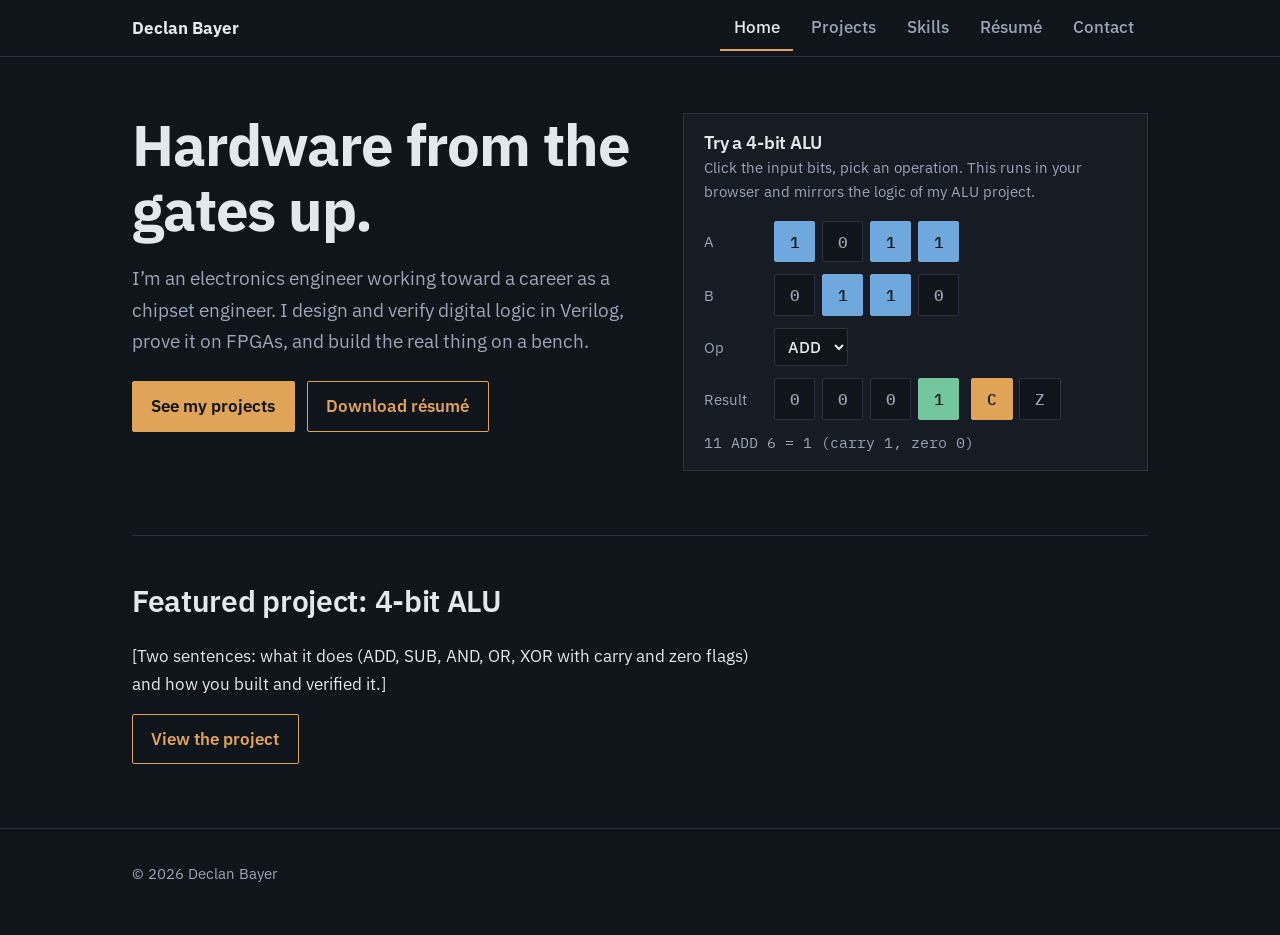
<file: index.html>
<!DOCTYPE html>
<html lang="en">
<head>
<meta charset="utf-8">
<meta name="viewport" content="width=device-width, initial-scale=1">
<title>Declan Bayer – Chipset Engineer</title>
<meta name="description" content="Portfolio and résumé of Declan Bayer.">
<meta name="color-scheme" content="dark">
<link rel="preconnect" href="https://fonts.googleapis.com">
<link rel="preconnect" href="https://fonts.gstatic.com" crossorigin>
<link href="https://fonts.googleapis.com/css2?family=IBM+Plex+Sans:wght@400;500;600;700&family=IBM+Plex+Mono:wght@400;500&display=swap" rel="stylesheet">
<link rel="stylesheet" href="assets/style.css">
</head>
<body>

<header class="top">
  <div class="wrap">
    <a class="brand" href="index.html" data-site="name">Declan Bayer</a>
    <nav aria-label="Main">
      <ul><li><a href="index.html" aria-current="page">Home</a></li><li><a href="projects.html">Projects</a></li><li><a href="skills.html">Skills</a></li><li><a href="resume.html">Résumé</a></li><li><a href="contact.html">Contact</a></li></ul>
    </nav>
  </div>
</header>

<main class="wrap">

<section id="home" aria-labelledby="home-h">
  <div class="hero">
    <div>
      <h1 id="home-h" data-site="headline">I build digital hardware from the gates up.</h1>
      <p class="lead" data-site="lead">I’m an electronics engineer working toward a career as a chipset engineer. I design and verify digital logic in Verilog, prove it on FPGAs, and build the real thing on a bench. [Add one sentence about where you are now: student, graduate, or working.]</p>
      <div class="cta">
        <a class="btn primary" href="projects.html">See my projects</a>
        <a class="btn ghost" href="assets/resume.pdf">Download résumé</a>
      </div>
    </div>

    <div class="alu" role="group" aria-labelledby="alu-h">
      <h2 id="alu-h">Try a 4-bit ALU</h2>
      <p class="hint">Click the input bits, pick an operation. This runs in your browser and mirrors the logic of my ALU project.</p>
      <div class="row"><span class="name" id="la">A</span><div class="bits" id="abits" aria-labelledby="la"></div></div>
      <div class="row"><span class="name" id="lb">B</span><div class="bits" id="bbits" aria-labelledby="lb"></div></div>
      <div class="row"><label class="name" for="op">Op</label>
        <select id="op"><option>ADD</option><option>SUB</option><option>AND</option><option>OR</option><option>XOR</option></select></div>
      <div class="row" aria-live="polite"><span class="name">Result</span><div class="bits" id="rbits"></div>
        <div class="bits"><span class="led flag" id="fc" title="Carry out">C</span><span class="led flag" id="fz" title="Zero">Z</span></div></div>
      <p class="readout" id="readout"></p>
    </div>
  </div>
</section>

<section class="teaser" aria-labelledby="teaser-h">
  <h2 id="teaser-h">Featured project: 4-bit ALU</h2>
  <p id="teaser-p">[One or two sentences on the ALU: what it does, how you built and verified it.]</p>
  <p><a class="btn ghost" href="projects.html#featured-h">View the project</a></p>
</section>

</main>

<footer><div class="wrap">© <span id="yr"></span> <span data-site="name">Declan Bayer</span></div></footer>

<script src="assets/site.js"></script>
</body>
</html>
</file>
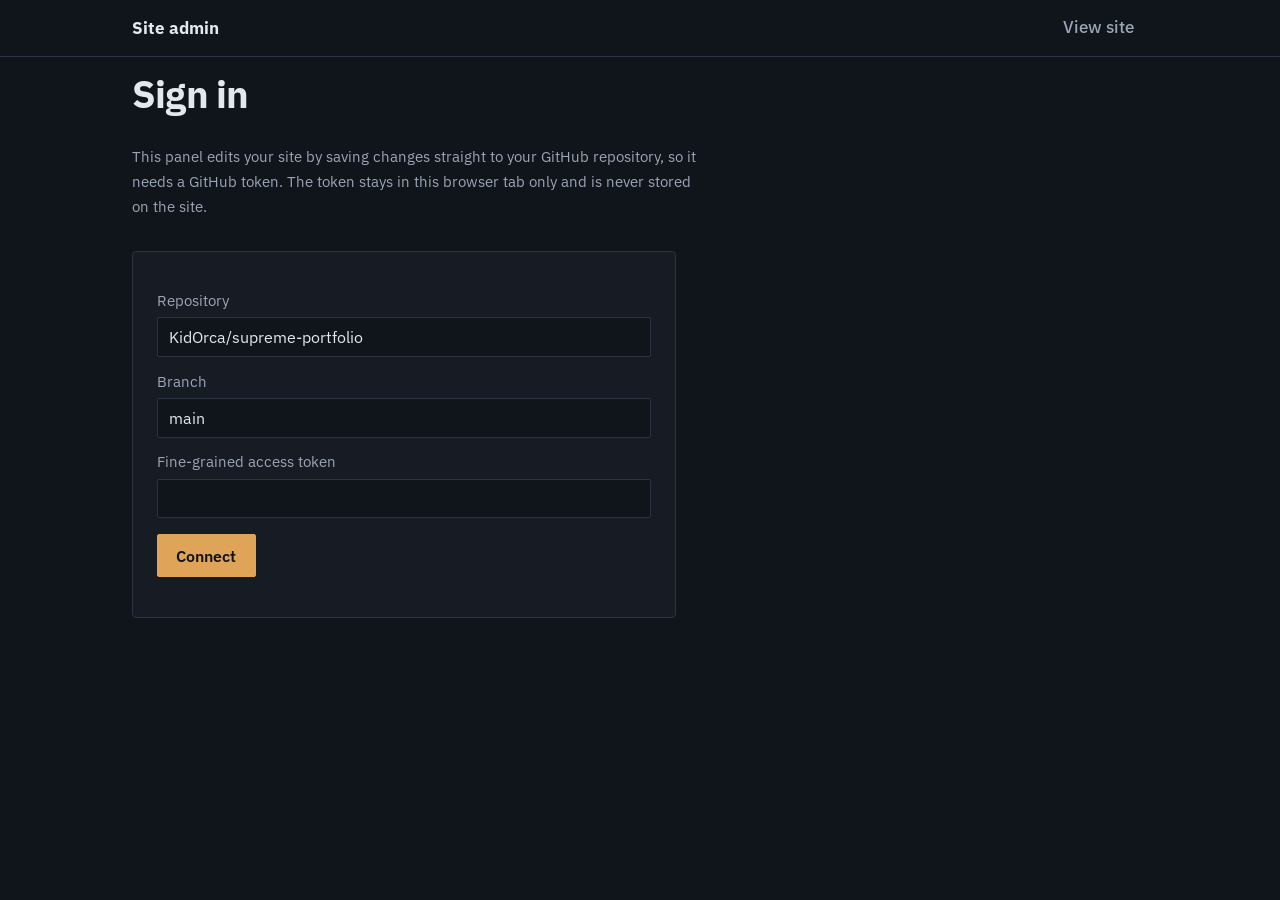
<file: admin.html>
<!DOCTYPE html>
<html lang="en">
<head>
<meta charset="utf-8">
<meta name="viewport" content="width=device-width, initial-scale=1">
<meta name="robots" content="noindex">
<meta name="color-scheme" content="dark">
<title>Admin – Your Name</title>
<link rel="preconnect" href="https://fonts.googleapis.com">
<link rel="preconnect" href="https://fonts.gstatic.com" crossorigin>
<link href="https://fonts.googleapis.com/css2?family=IBM+Plex+Sans:wght@400;500;600;700&family=IBM+Plex+Mono:wght@400;500&display=swap" rel="stylesheet">
<link rel="stylesheet" href="assets/style.css">
<style>
main{padding:2rem 0 4rem}
label{display:block;margin:.8rem 0 .25rem;color:var(--muted);font-size:.92rem}
input[type=text],input[type=password],textarea,select{width:100%;padding:.55rem .7rem;font:400 1rem var(--sans);color:var(--text);background:var(--bg);border:1px solid var(--line);border-radius:2px}
textarea{min-height:5.5rem;resize:vertical}
button.btn{cursor:pointer;font:600 1rem var(--sans)}
button.btn.small{padding:.35rem .7rem;font-size:.9rem}
.bar{position:sticky;top:3.5rem;z-index:5;display:flex;gap:1rem;align-items:center;justify-content:space-between;flex-wrap:wrap;padding:.75rem 0;background:var(--bg);border-bottom:1px solid var(--line)}
.tabs{display:flex;gap:.25rem;flex-wrap:wrap}
.tabs button{background:none;border:0;border-bottom:2px solid transparent;color:var(--muted);font:500 1rem var(--sans);padding:.5rem .85rem;cursor:pointer}
.tabs button[aria-selected="true"]{color:var(--text);border-bottom-color:var(--amber)}
.tabs button:focus-visible{outline:3px solid var(--amber)}
.msg{font-size:.95rem;color:var(--muted)} .msg.ok{color:var(--green)} .msg.err{color:var(--red)}
details.panel{margin:1rem 0;padding:0}
details.panel summary{cursor:pointer;padding:.9rem 1.25rem;font-weight:600}
details.panel .in{padding:0 1.25rem 1.25rem}
.acts{display:flex;gap:.5rem;flex-wrap:wrap;margin-top:1rem}
.two{display:grid;grid-template-columns:1fr 1fr;gap:0 1rem}
.rowx{display:grid;grid-template-columns:12rem 1fr auto;gap:.75rem;align-items:end;margin-bottom:.5rem}
@media (max-width:42rem){.two,.rowx{grid-template-columns:1fr}}
.note{color:var(--muted);font-size:.95rem;max-width:64ch}
</style>
</head>
<body>
<header class="top"><div class="wrap">
  <span class="brand">Site admin</span>
  <nav aria-label="Admin"><ul><li><a href="index.html">View site</a></li></ul></nav>
</div></header>

<main class="wrap">

<section id="login" style="border:0;padding-top:1rem">
  <h1 class="page-title">Sign in</h1>
  <p class="note">This panel edits your site by saving changes straight to your GitHub repository, so it needs a GitHub token. The token stays in this browser tab only and is never stored on the site.</p>
  <div class="panel" style="max-width:34rem">
    <label for="repo">Repository</label><input type="text" id="repo" value="KidOrca/supreme-portfolio" autocomplete="off">
    <label for="branch">Branch</label><input type="text" id="branch" value="main" autocomplete="off">
    <label for="token">Fine-grained access token</label><input type="password" id="token" autocomplete="off">
    <div class="acts"><button class="btn primary" id="connect" type="button">Connect</button></div>
    <p class="msg" id="loginMsg" role="status"></p>
  </div>
</section>

<div id="app" hidden>
  <div class="bar">
    <div class="tabs" role="tablist" id="tabs" aria-label="Sections"></div>
    <div style="display:flex;gap:1rem;align-items:center"><span class="msg" id="msg" role="status"></span><button class="btn primary" id="save" type="button">Save changes</button></div>
  </div>
  <div id="view" style="padding-top:1.5rem"></div>
</div>

</main>

<script>
(function(){
  var S = {}, D = null, dirty = false, tab = 'Site';
  var TYPES = {logic:'4-bit ALU and digital logic', fpga:'FPGA projects', cpu:'Custom CPU', other:'Other engineering work'};
  var $ = function(id){ return document.getElementById(id); };
  function el(t, c, x){ var e = document.createElement(t); if (c) e.className = c; if (x != null) e.textContent = x; return e; }
  function say(t, k, id){ var m = $(id || 'msg'); m.textContent = t; m.className = 'msg' + (k ? ' ' + k : ''); }
  function mark(){ dirty = true; say('Unsaved changes', ''); }

  // ---- GitHub API ----
  function hdr(){ return {Authorization: 'Bearer ' + S.token, Accept: 'application/vnd.github+json'}; }
  function api(path, opt){
    var url = 'https://api.github.com/repos/' + S.repo + '/contents/' + path + (opt ? '' : '?ref=' + encodeURIComponent(S.branch));
    return fetch(url, opt || {headers: hdr()}).then(function(r){
      return r.json().catch(function(){ return {}; }).then(function(j){
        if (!r.ok){ var e = new Error(j.message || ('Error ' + r.status)); e.status = r.status; throw e; }
        return j;
      });
    });
  }
  function toB64(s){ return btoa(unescape(encodeURIComponent(s))); }
  function fromB64(b){ return decodeURIComponent(escape(atob(b.replace(/\s/g, '')))); }
  function put(path, b64, msg){
    return api(path).catch(function(e){ if (e.status === 404) return {}; throw e; }).then(function(cur){
      var body = {message: msg, content: b64, branch: S.branch}; if (cur.sha) body.sha = cur.sha;
      var h = hdr(); h['Content-Type'] = 'application/json';
      return api(path, {method: 'PUT', headers: h, body: JSON.stringify(body)});
    });
  }
  function readFile(file){
    return new Promise(function(res, rej){
      var r = new FileReader(); r.onload = function(){ res(String(r.result).split(',')[1]); }; r.onerror = rej; r.readAsDataURL(file);
    });
  }
  function upload(file, path, done){
    say('Uploading…', '');
    readFile(file).then(function(b){ return put(path, b, 'Upload ' + path + ' via admin'); })
      .then(function(){ say('Uploaded ' + path, 'ok'); if (done) done(path); })
      .catch(function(e){ say('Upload failed: ' + e.message, 'err'); });
  }

  // ---- form helpers ----
  function field(parent, label, obj, key, kind, opts){
    var id = 'f' + Math.random().toString(36).slice(2), w = el('div');
    var l = el('label', null, label); l.htmlFor = id; w.appendChild(l);
    var i;
    if (kind === 'area') i = el('textarea');
    else if (kind === 'select'){ i = el('select'); Object.keys(opts).forEach(function(k){ var o = el('option', null, opts[k]); o.value = k; i.appendChild(o); }); }
    else { i = el('input'); i.type = 'text'; }
    i.id = id; i.value = obj[key] || '';
    i.addEventListener('input', function(){ obj[key] = i.value; mark(); });
    w.appendChild(i); parent.appendChild(w); return i;
  }
  function btn(parent, text, fn, cls){ var b = el('button', 'btn ' + (cls || 'ghost small'), text); b.type = 'button'; b.addEventListener('click', fn); parent.appendChild(b); return b; }
  function fileInput(parent, label, accept, fn){
    var w = el('div'), l = el('label', null, label), i = el('input'); i.type = 'file'; i.accept = accept;
    var id = 'u' + Math.random().toString(36).slice(2); i.id = id; l.htmlFor = id;
    i.addEventListener('change', function(){ if (i.files[0]) fn(i.files[0]); });
    w.appendChild(l); w.appendChild(i); parent.appendChild(w);
  }
  function move(arr, i, d){ var j = i + d; if (j < 0 || j >= arr.length) return; var t = arr[i]; arr[i] = arr[j]; arr[j] = t; mark(); draw(); }
  function clean(n){ return n.replace(/[^\w.\-]+/g, '-'); }

  // ---- tabs ----
  var TABS = ['Site', 'Projects', 'Skills', 'Experience', 'Files'];
  function drawTabs(){
    var t = $('tabs'); t.textContent = '';
    TABS.forEach(function(n){
      var b = el('button', null, n); b.type = 'button'; b.setAttribute('role', 'tab'); b.setAttribute('aria-selected', n === tab ? 'true' : 'false');
      b.addEventListener('click', function(){ tab = n; draw(); }); t.appendChild(b);
    });
  }

  function draw(){
    drawTabs();
    var v = $('view'); v.textContent = '';
    if (tab === 'Site'){
      var p = el('div', 'panel');
      p.appendChild(el('h2', null, 'Site details')); p.lastChild.style.fontSize = '1.3rem';
      field(p, 'Your name (header and footer)', D.site, 'name');
      field(p, 'Home page headline', D.site, 'headline');
      field(p, 'Home page intro', D.site, 'lead', 'area');
      field(p, 'Email address', D.site, 'email');
      field(p, 'GitHub URL', D.site, 'github');
      field(p, 'LinkedIn URL', D.site, 'linkedin');
      field(p, 'Contact page text', D.site, 'contactText', 'area');
      v.appendChild(p);
    }
    if (tab === 'Projects'){
      v.appendChild(el('p', 'note', 'The featured project appears at the top of the Projects page. Every project also appears under its type in the grid.'));
      D.projects.forEach(function(p, i){
        var d = el('details', 'panel'), s = el('summary', null, (p.featured ? 'Featured: ' : '') + (p.title || 'Untitled project') + ' (' + (TYPES[p.type] || p.type) + ')');
        var b = el('div', 'in'); d.appendChild(s); d.appendChild(b);
        var g = el('div', 'two'); b.appendChild(g);
        field(g, 'Title', p, 'title'); field(g, 'Year', p, 'year');
        field(b, 'Type', p, 'type', 'select', TYPES);
        field(b, 'Summary', p, 'summary', 'area');
        g = el('div', 'two'); b.appendChild(g);
        field(g, 'Built with', p, 'tools'); field(g, 'Result', p, 'result');
        field(b, 'Link (https://… to your repository or write-up)', p, 'link');
        var ph = field(b, 'Photo path', p, 'photo');
        fileInput(b, 'Upload a photo for this project', 'image/*', function(f){
          var path = 'assets/' + clean(f.name);
          upload(f, path, function(){ p.photo = path; ph.value = path; mark(); });
        });
        var a = el('div', 'acts'); b.appendChild(a);
        btn(a, p.featured ? 'Featured (click to unfeature)' : 'Make featured', function(){ var was = p.featured; D.projects.forEach(function(x){ x.featured = false; }); p.featured = !was; mark(); draw(); });
        btn(a, 'Move up', function(){ move(D.projects, i, -1); }); btn(a, 'Move down', function(){ move(D.projects, i, 1); });
        btn(a, 'Delete project', function(){ if (confirm('Delete "' + (p.title || 'this project') + '"?')){ D.projects.splice(i, 1); mark(); draw(); } });
        v.appendChild(d);
      });
      var a2 = el('div', 'acts');
      btn(a2, 'Add project', function(){ D.projects.push({title: 'New project', type: 'logic', featured: false, year: '', summary: '', tools: '', result: '', link: '', photo: ''}); mark(); draw(); }, 'primary');
      v.appendChild(a2);
    }
    if (tab === 'Skills'){
      D.skills.forEach(function(k, i){
        var r = el('div', 'rowx');
        field(r, 'Area', k, 'area'); field(r, 'What you have done with it', k, 'detail');
        btn(r, 'Delete', function(){ D.skills.splice(i, 1); mark(); draw(); });
        v.appendChild(r);
      });
      var a3 = el('div', 'acts'); btn(a3, 'Add skill', function(){ D.skills.push({area: '', detail: ''}); mark(); draw(); }, 'primary'); v.appendChild(a3);
    }
    if (tab === 'Experience'){
      D.experience.forEach(function(e, i){
        var p = el('div', 'panel'), g = el('div', 'two'); p.appendChild(g);
        field(g, 'Dates', e, 'dates'); field(g, 'Title and organization', e, 'title');
        var w = el('div'), l = el('label', null, 'Bullet points (one per line)'), t = el('textarea');
        t.id = 'b' + i; l.htmlFor = t.id; t.value = (e.bullets || []).join('\n');
        t.addEventListener('input', function(){ e.bullets = t.value.split('\n').filter(function(x){ return x.trim(); }); mark(); });
        w.appendChild(l); w.appendChild(t); p.appendChild(w);
        var a = el('div', 'acts'); p.appendChild(a);
        btn(a, 'Move up', function(){ move(D.experience, i, -1); }); btn(a, 'Move down', function(){ move(D.experience, i, 1); });
        btn(a, 'Delete', function(){ D.experience.splice(i, 1); mark(); draw(); });
        p.style.marginBottom = '1rem'; v.appendChild(p);
      });
      var a4 = el('div', 'acts'); btn(a4, 'Add entry', function(){ D.experience.push({dates: '', title: '', bullets: []}); mark(); draw(); }, 'primary'); v.appendChild(a4);
    }
    if (tab === 'Files'){
      var p5 = el('div', 'panel');
      p5.appendChild(el('h2', null, 'Résumé PDF')); p5.lastChild.style.fontSize = '1.3rem';
      p5.appendChild(el('p', 'note', 'Replaces assets/resume.pdf. The download buttons on your site point to this file.'));
      fileInput(p5, 'Choose your résumé (PDF)', 'application/pdf', function(f){ upload(f, 'assets/resume.pdf'); });
      v.appendChild(p5);
      var p6 = el('div', 'panel'); p6.style.marginTop = '1rem';
      p6.appendChild(el('h2', null, 'Other images and files')); p6.lastChild.style.fontSize = '1.3rem';
      p6.appendChild(el('p', 'note', 'Uploads to the assets folder under the file’s own name. To change a project-type card photo, upload one named type-alu.jpg, type-fpga.jpg, type-cpu.png or type-other.jpg.'));
      fileInput(p6, 'Choose an image or file', 'image/*,application/pdf', function(f){ upload(f, 'assets/' + clean(f.name)); });
      v.appendChild(p6);
    }
  }

  // ---- connect / save ----
  function connect(auto){
    S = {repo: $('repo').value.trim(), branch: $('branch').value.trim() || 'main', token: $('token').value.trim()};
    if (!S.repo || !S.token){ say('Enter the repository and token.', 'err', 'loginMsg'); return; }
    say('Connecting…', '', 'loginMsg');
    api('content.json').then(function(j){
      D = JSON.parse(fromB64(j.content));
      D.site = D.site || {}; D.projects = D.projects || []; D.skills = D.skills || []; D.experience = D.experience || [];
      sessionStorage.setItem('adm', JSON.stringify({repo: S.repo, branch: S.branch, token: S.token}));
      $('login').hidden = true; $('app').hidden = false; draw();
    }).catch(function(e){
      var hint = e.status === 401 ? 'The token was rejected.' : e.status === 404 ? 'Could not find content.json. Check the repository name and that the token can access it.' : e.message;
      say(hint, 'err', 'loginMsg');
    });
  }
  $('connect').addEventListener('click', connect);
  $('save').addEventListener('click', function(){
    say('Saving…', '');
    put('content.json', toB64(JSON.stringify(D, null, 2) + '\n'), 'Update site content via admin')
      .then(function(){ dirty = false; say('Saved. Your site updates in about a minute.', 'ok'); })
      .catch(function(e){ say('Save failed: ' + e.message, 'err'); });
  });
  window.addEventListener('beforeunload', function(e){ if (dirty){ e.preventDefault(); e.returnValue = ''; } });
  try {
    var saved = JSON.parse(sessionStorage.getItem('adm') || 'null');
    if (saved){ $('repo').value = saved.repo; $('branch').value = saved.branch; $('token').value = saved.token; connect(true); }
  } catch (e) {}
})();
</script>
</body>
</html>
</file>
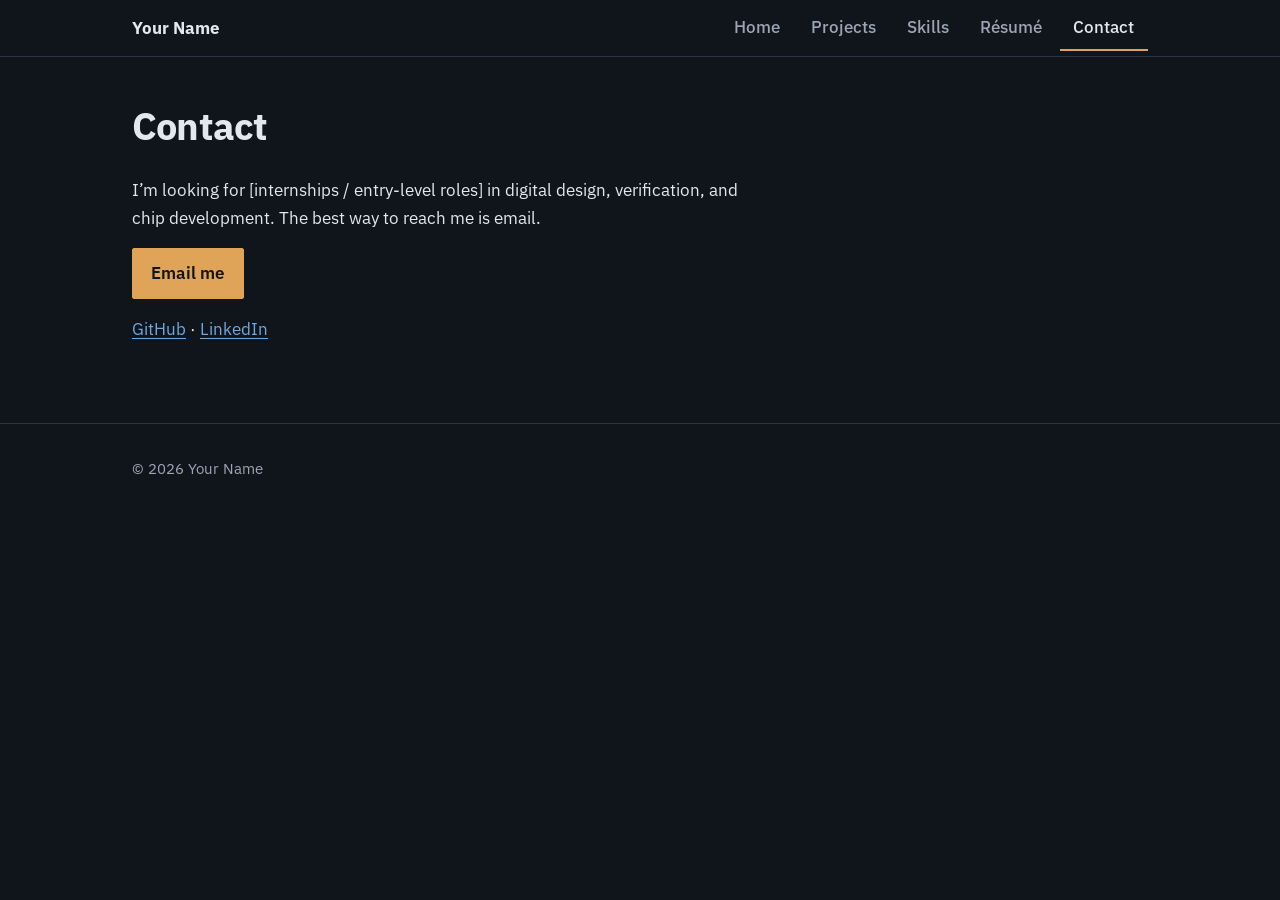
<file: contact.html>
<!DOCTYPE html>
<html lang="en">
<head>
<meta charset="utf-8">
<meta name="viewport" content="width=device-width, initial-scale=1">
<title>Contact – Your Name</title>
<meta name="description" content="Get in touch with Your Name about digital design and chip development roles.">
<meta name="color-scheme" content="dark">
<link rel="preconnect" href="https://fonts.googleapis.com">
<link rel="preconnect" href="https://fonts.gstatic.com" crossorigin>
<link href="https://fonts.googleapis.com/css2?family=IBM+Plex+Sans:wght@400;500;600;700&family=IBM+Plex+Mono:wght@400;500&display=swap" rel="stylesheet">
<link rel="stylesheet" href="assets/style.css">
</head>
<body>

<header class="top">
  <div class="wrap">
    <a class="brand" href="index.html">Your Name</a>
    <nav aria-label="Main">
      <ul><li><a href="index.html">Home</a></li><li><a href="projects.html">Projects</a></li><li><a href="skills.html">Skills</a></li><li><a href="resume.html">Résumé</a></li><li><a href="contact.html" aria-current="page">Contact</a></li></ul>
    </nav>
  </div>
</header>

<main class="wrap">

<section id="contact" aria-labelledby="contact-h">
  <h1 class="page-title" id="contact-h">Contact</h1>
  <p>I’m looking for [internships / entry-level roles] in digital design, verification, and chip development. The best way to reach me is email.</p>
  <p><a class="btn primary" href="mailto:you@example.com">Email me</a></p>
  <p><a href="https://github.com/KidOrca">GitHub</a> · <a href="#">LinkedIn</a></p>
</section>

</main>

<footer><div class="wrap">© <span id="yr"></span> Your Name</div></footer>

<script src="assets/site.js"></script>
</body>
</html>
</file>
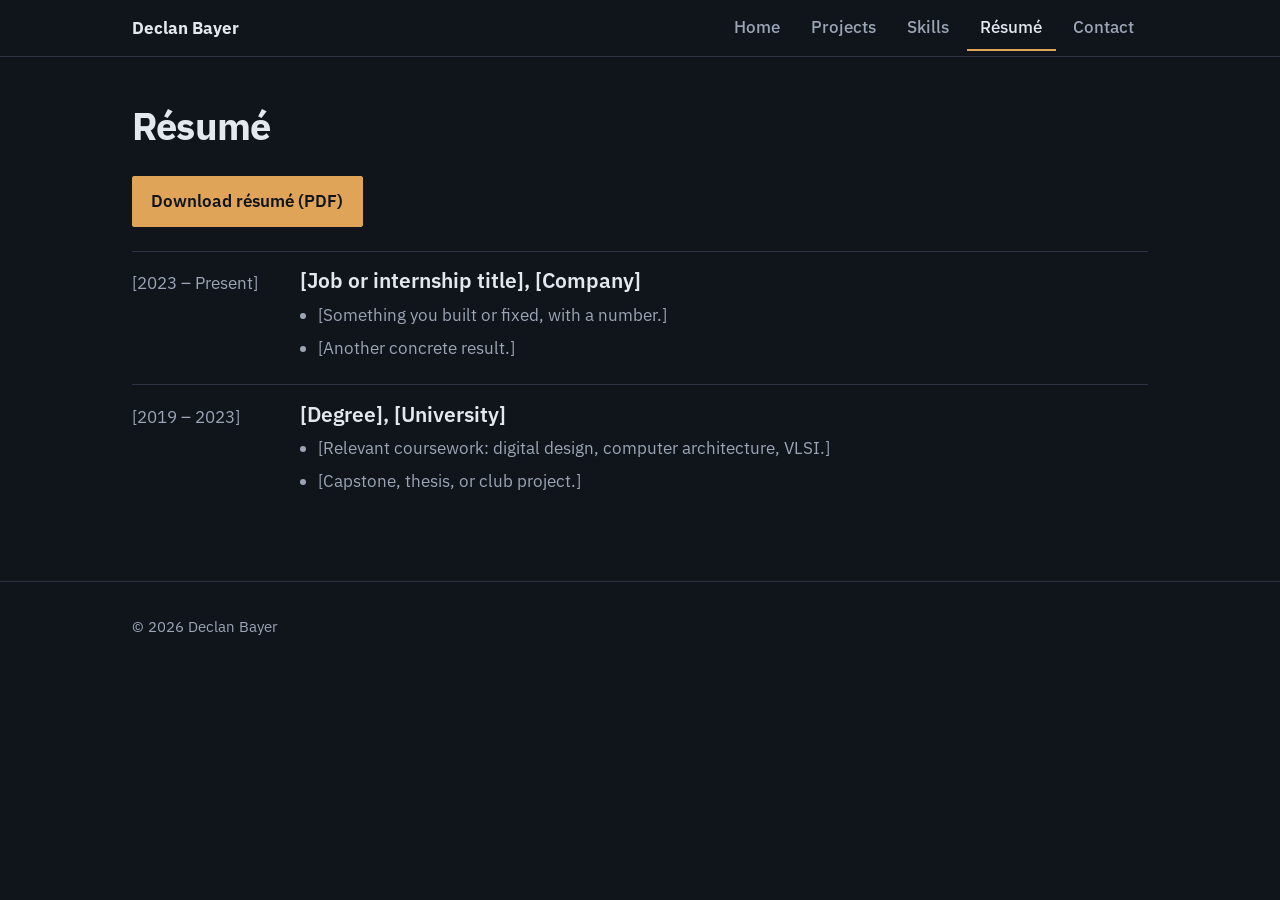
<file: resume.html>
<!DOCTYPE html>
<html lang="en">
<head>
<meta charset="utf-8">
<meta name="viewport" content="width=device-width, initial-scale=1">
<title>Résumé – Declan Bayer</title>
<meta name="description" content="Download the résumé of Declan Bayer and read a summary of experience and education.">
<meta name="color-scheme" content="dark">
<link rel="preconnect" href="https://fonts.googleapis.com">
<link rel="preconnect" href="https://fonts.gstatic.com" crossorigin>
<link href="https://fonts.googleapis.com/css2?family=IBM+Plex+Sans:wght@400;500;600;700&family=IBM+Plex+Mono:wght@400;500&display=swap" rel="stylesheet">
<link rel="stylesheet" href="assets/style.css">
</head>
<body>

<header class="top">
  <div class="wrap">
    <a class="brand" href="index.html">Declan Bayer</a>
    <nav aria-label="Main">
      <ul><li><a href="index.html">Home</a></li><li><a href="projects.html">Projects</a></li><li><a href="skills.html">Skills</a></li><li><a href="resume.html" aria-current="page">Résumé</a></li><li><a href="contact.html">Contact</a></li></ul>
    </nav>
  </div>
</header>

<main class="wrap">

<section id="resume" aria-labelledby="resume-h">
  <h1 class="page-title" id="resume-h">Résumé</h1>
  <p><a class="btn primary" href="assets/resume.pdf">Download résumé (PDF)</a></p>
  <div style="margin-top:1.5rem">
    <div class="job">
      <time>[2023 – Present]</time>
      <div><h3>[Job or internship title], [Company]</h3>
        <ul><li>[Something you built or fixed, with a number.]</li><li>[Another concrete result.]</li></ul></div>
    </div>
    <div class="job">
      <time>[2019 – 2023]</time>
      <div><h3>[Degree], [University]</h3>
        <ul><li>[Relevant coursework: digital design, computer architecture, VLSI.]</li><li>[Capstone, thesis, or club project.]</li></ul></div>
    </div>
  </div>
</section>

</main>

<footer><div class="wrap">© <span id="yr"></span> Declan Bayer</div></footer>

<script src="assets/site.js"></script>
</body>
</html>
</file>
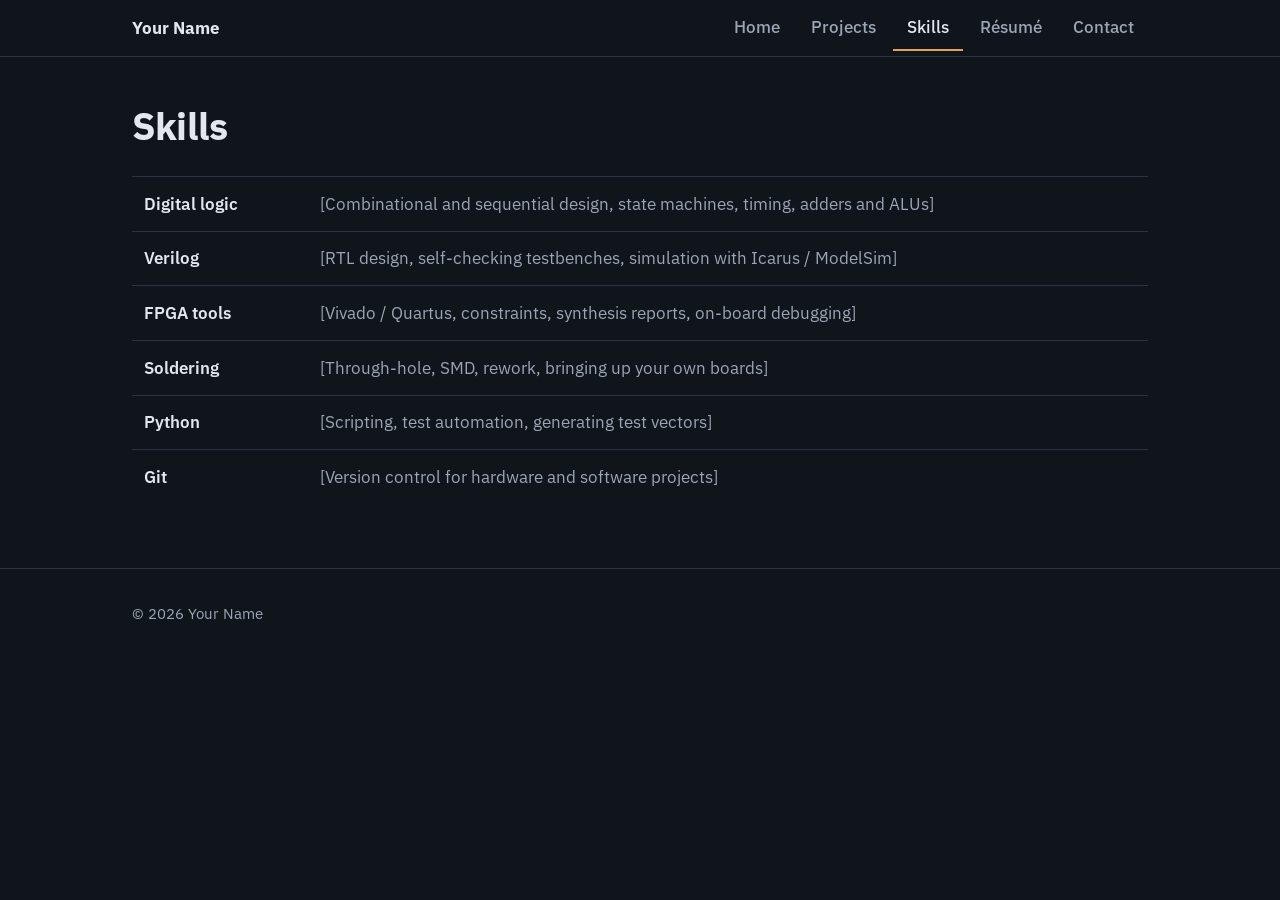
<file: skills.html>
<!DOCTYPE html>
<html lang="en">
<head>
<meta charset="utf-8">
<meta name="viewport" content="width=device-width, initial-scale=1">
<title>Skills – Your Name</title>
<meta name="description" content="Digital logic, Verilog, FPGA tools, soldering, Python and Git.">
<meta name="color-scheme" content="dark">
<link rel="preconnect" href="https://fonts.googleapis.com">
<link rel="preconnect" href="https://fonts.gstatic.com" crossorigin>
<link href="https://fonts.googleapis.com/css2?family=IBM+Plex+Sans:wght@400;500;600;700&family=IBM+Plex+Mono:wght@400;500&display=swap" rel="stylesheet">
<link rel="stylesheet" href="assets/style.css">
</head>
<body>

<header class="top">
  <div class="wrap">
    <a class="brand" href="index.html">Your Name</a>
    <nav aria-label="Main">
      <ul><li><a href="index.html">Home</a></li><li><a href="projects.html">Projects</a></li><li><a href="skills.html" aria-current="page">Skills</a></li><li><a href="resume.html">Résumé</a></li><li><a href="contact.html">Contact</a></li></ul>
    </nav>
  </div>
</header>

<main class="wrap">

<section id="skills" aria-labelledby="skills-h">
  <h1 class="page-title" id="skills-h">Skills</h1>
  <div class="tw"><table class="skills">
    <tr><th>Digital logic</th><td>[Combinational and sequential design, state machines, timing, adders and ALUs]</td></tr>
    <tr><th>Verilog</th><td>[RTL design, self-checking testbenches, simulation with Icarus / ModelSim]</td></tr>
    <tr><th>FPGA tools</th><td>[Vivado / Quartus, constraints, synthesis reports, on-board debugging]</td></tr>
    <tr><th>Soldering</th><td>[Through-hole, SMD, rework, bringing up your own boards]</td></tr>
    <tr><th>Python</th><td>[Scripting, test automation, generating test vectors]</td></tr>
    <tr><th>Git</th><td>[Version control for hardware and software projects]</td></tr>
  </table></div>
</section>

</main>

<footer><div class="wrap">© <span id="yr"></span> Your Name</div></footer>

<script src="assets/site.js"></script>
</body>
</html>
</file>
<file: assets/style.css>
:root{
  color-scheme:dark;
  --bg:#10141B; --panel:#161B24; --line:#2B3342; --text:#E3E7EE; --muted:#9BA5B5;
  --amber:#E0A458;   /* metal 2 */
  --blue:#6FA8DC;    /* metal 1 */
  --red:#D9695F;     /* poly */
  --green:#74C69D;   /* diffusion */
  --sans:"IBM Plex Sans",system-ui,-apple-system,"Segoe UI",sans-serif;
  --mono:"IBM Plex Mono",ui-monospace,Menlo,Consolas,monospace;
}
*{box-sizing:border-box}
html{scroll-behavior:smooth}
@media (prefers-reduced-motion:reduce){html{scroll-behavior:auto}}
body{margin:0;background:var(--bg);color:var(--text);font:400 1.0625rem/1.65 var(--sans)}
.wrap{max-width:66rem;margin:0 auto;padding:0 1.25rem}
a{color:var(--blue);text-underline-offset:3px}
a:focus-visible,button:focus-visible,select:focus-visible{outline:3px solid var(--amber);outline-offset:3px}
h1,h2,h3{margin:0;line-height:1.12;font-weight:600}
h1{font-size:clamp(2.2rem,6vw,3.6rem);font-weight:700;letter-spacing:-.02em;max-width:18ch}
h2{font-size:1.9rem;margin-bottom:1.5rem;letter-spacing:-.01em}
h3{font-size:1.3rem}
p{margin:0 0 1rem;max-width:64ch}
section{padding:4rem 0;border-top:1px solid var(--line);scroll-margin-top:3.5rem}

/* top menu */
header.top{position:sticky;top:0;z-index:10;background:var(--bg);border-bottom:1px solid var(--line)}
header.top .wrap{display:flex;align-items:center;justify-content:space-between;gap:1rem;flex-wrap:wrap;min-height:3.5rem}
.brand{font-weight:700;color:var(--text);text-decoration:none}
nav ul{display:flex;gap:.25rem;list-style:none;margin:0;padding:0;flex-wrap:wrap}
nav a{display:block;padding:.5rem .85rem;color:var(--muted);text-decoration:none;font-weight:500;border-bottom:2px solid transparent}
nav a:hover,nav a:focus-visible{color:var(--text);border-bottom-color:var(--amber)}

/* home */
#home{border-top:0;padding-top:3.5rem}
.hero{display:grid;grid-template-columns:1.1fr 1fr;gap:2.5rem;align-items:start}
.lead{font-size:1.2rem;color:var(--muted);margin-top:1.25rem}
.cta{display:flex;gap:.75rem;flex-wrap:wrap;margin-top:1.5rem}
.btn{display:inline-block;padding:.65rem 1.15rem;font-weight:600;text-decoration:none;border-radius:2px;border:1px solid var(--amber)}
.btn.primary{background:var(--amber);color:#10141B}
.btn.primary:hover{background:#EDB56A}
.btn.ghost{color:var(--amber)}
.btn.ghost:hover{background:rgba(224,164,88,.12)}

/* ALU demo */
.alu{background:var(--panel);border:1px solid var(--line);padding:1.1rem 1.25rem}
.alu h2{font-size:1.15rem;margin-bottom:.25rem}
.alu .hint{color:var(--muted);font-size:.92rem;margin-bottom:1rem}
.row{display:flex;align-items:center;gap:.75rem;margin-bottom:.75rem;flex-wrap:wrap}
.row .name{width:3.6rem;color:var(--muted);font-size:.95rem}
.bits{display:flex;gap:.4rem}
.bit{width:2.6rem;height:2.6rem;font:500 1rem var(--mono);color:var(--muted);background:var(--bg);border:1px solid var(--line);cursor:pointer;border-radius:2px}
.bit[aria-pressed="true"]{color:#10141B;background:var(--blue);border-color:var(--blue)}
.led{width:2.6rem;height:2.6rem;display:grid;place-items:center;font:500 1rem var(--mono);border:1px solid var(--line);background:var(--bg);color:var(--muted);border-radius:2px}
.led.on{background:var(--green);border-color:var(--green);color:#10141B}
.led.flag.on{background:var(--amber);border-color:var(--amber)}
select{font:500 1rem var(--sans);background:var(--bg);color:var(--text);border:1px solid var(--line);padding:.45rem .6rem;border-radius:2px}
.readout{font:400 .95rem var(--mono);color:var(--muted);margin:.25rem 0 0}

/* projects */
.project{display:grid;grid-template-columns:1fr 1fr;gap:2rem;padding:2rem 0;border-top:1px solid var(--line)}
.project:first-of-type{border-top:0;padding-top:0}
.project .tag{color:var(--amber);font-weight:600;font-size:.95rem;margin-bottom:.35rem}
.specs{width:100%;border-collapse:collapse;margin:1rem 0;font-size:.98rem}
.specs th,.specs td{text-align:left;vertical-align:top;padding:.45rem .6rem;border-top:1px solid var(--line)}
.specs th{width:7.5rem;color:var(--muted);font-weight:500}
pre{margin:1rem 0 0;padding:.9rem 1rem;background:var(--panel);border:1px solid var(--line);overflow-x:auto;font:400 .9rem/1.5 var(--mono);color:var(--text)}
pre .k{color:var(--amber)} pre .c{color:var(--muted)}
figure{margin:0 0 1.25rem}
figcaption{color:var(--muted);font-size:.9rem;margin-top:.4rem}
.photo{position:relative;aspect-ratio:4/3;background:var(--panel);border:1px solid var(--line);overflow:hidden}
.photo img{width:100%;height:100%;object-fit:cover;display:block}
.photo.missing img{display:none}
.photo.missing::after{content:"Add your photo: " attr(data-file);position:absolute;inset:0;display:grid;place-items:center;text-align:center;padding:1rem;color:var(--muted);border:1px dashed var(--line);font-size:.95rem}
.diagram{background:var(--panel);border:1px solid var(--line);padding:.75rem}
.diagram svg{width:100%;height:auto;display:block}
.diagram text{font:500 12px var(--mono);fill:var(--text)}
.diagram .dim{fill:var(--muted)}


/* featured project + selectable type grid */
.featured{background:var(--panel);border:1px solid var(--line);padding:1.75rem;border-radius:4px;margin-bottom:3rem}
.featured .photo{background:var(--bg)}
.browse{margin-bottom:1.25rem}
.types{display:grid;grid-template-columns:1fr 1fr;gap:1.5rem 1.25rem}
.type-card{display:block;width:100%;margin:0;padding:0;background:none;border:0;color:inherit;font:inherit;text-align:left;cursor:pointer}
.type-card .photo{border-radius:12px;border:2px solid transparent;aspect-ratio:4/3}
.type-card:hover .photo{border-color:var(--muted)}
.type-card[aria-selected="true"] .photo{border-color:var(--amber)}
.type-card .title{display:block;margin-top:.75rem;font-weight:600;font-size:1.1rem}
.type-card[aria-selected="true"] .title{color:var(--amber)}
.type-card .sub{display:block;color:var(--muted);font-size:.95rem}
.type-card:focus-visible{outline:3px solid var(--amber);outline-offset:4px;border-radius:12px}
.panel{margin-top:2rem;padding:1.5rem;background:var(--panel);border:1px solid var(--line);border-radius:4px}
.panel[hidden]{display:none}
.panel h3{margin-bottom:.75rem}
.pitem{display:flex;justify-content:space-between;gap:1.5rem;align-items:baseline;padding:.9rem 0;border-top:1px solid var(--line)}
.pitem h4{margin:0 0 .15rem;font-size:1.05rem;font-weight:600}
.pitem p{margin:0;color:var(--muted);font-size:.98rem}
.pitem a{white-space:nowrap}
@media (max-width:30rem){.types{grid-template-columns:1fr}.pitem{flex-direction:column;gap:.4rem}}

/* skills */
.skills{width:100%;border-collapse:collapse}
.skills th,.skills td{text-align:left;vertical-align:top;padding:.8rem .75rem;border-top:1px solid var(--line)}
.skills th{width:11rem;font-weight:600}
.skills td{color:var(--muted)}
.tw{overflow-x:auto}

/* résumé */
.job{display:grid;grid-template-columns:9rem 1fr;gap:0 1.5rem;padding:1.1rem 0;border-top:1px solid var(--line)}
.job time{color:var(--muted);font-variant-numeric:tabular-nums}
.job ul{margin:.5rem 0 0;padding-left:1.1rem;color:var(--muted)}
.job li{margin-bottom:.3rem;max-width:64ch}

footer{padding:2rem 0 3rem;border-top:1px solid var(--line);color:var(--muted);font-size:.95rem}

@media (max-width:52rem){
  .hero,.project{grid-template-columns:1fr}
  .job{grid-template-columns:1fr}
  section{padding:3rem 0}
}

/* multi-page additions */
nav a[aria-current="page"]{color:var(--text);border-bottom-color:var(--amber)}
main > section:first-child{border-top:0;padding-top:3rem}
.page-title{font-size:2.4rem;font-weight:700;letter-spacing:-.02em;margin-bottom:1.75rem}
.teaser{padding:3rem 0}
</file>
